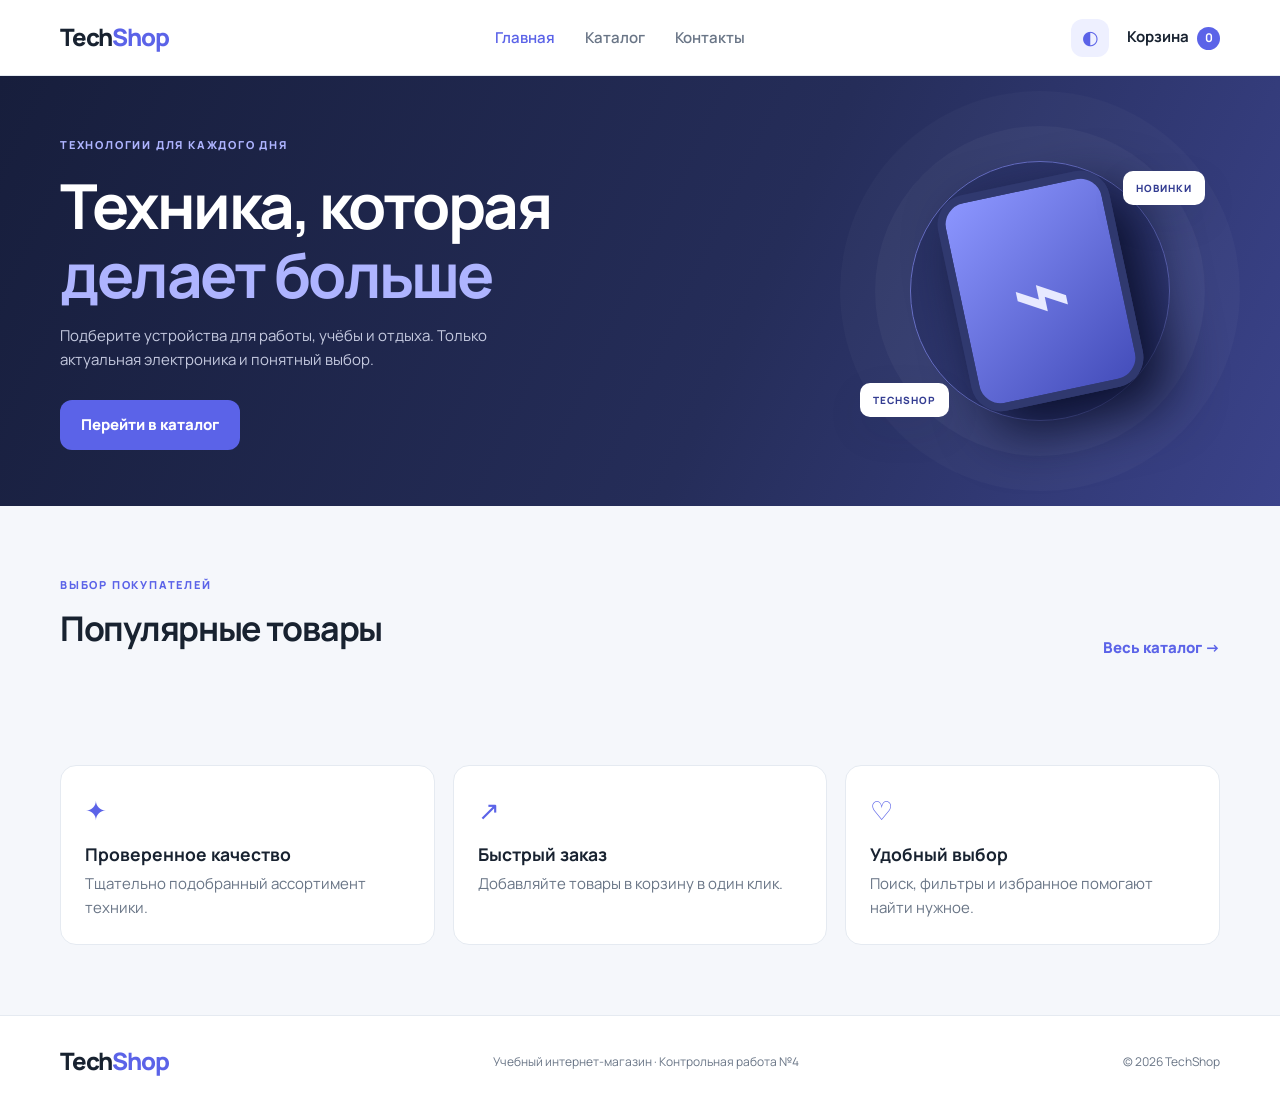
<file: index.html>
<!DOCTYPE html>
<html lang="ru">
<head>
  <meta charset="UTF-8"><meta name="viewport" content="width=device-width, initial-scale=1.0">
  <meta name="description" content="TechShop — магазин современной электроники">
  <title>TechShop — главная</title><link rel="stylesheet" href="css/style.css"><link rel="stylesheet" href="css/responsive.css">
  <script defer src="js/data.js"></script><script defer src="js/cart.js"></script><script defer src="js/main.js"></script>
</head>
<body>
<header class="site-header"><div class="container header-inner">
  <a class="logo" href="index.html">Tech<span>Shop</span></a>
  <nav class="main-nav"><a class="active" href="index.html">Главная</a><a href="catalog.html">Каталог</a><a href="contacts.html">Контакты</a></nav>
  <div class="header-actions"><button class="icon-btn theme-toggle" aria-label="Переключить тему">◐</button><a class="cart-link" href="cart.html">Корзина <span class="cart-count">0</span></a></div>
</div></header>
<main>
<section class="hero"><div class="container hero-content"><div><span class="eyebrow">ТЕХНОЛОГИИ ДЛЯ КАЖДОГО ДНЯ</span><h1>Техника, которая<br><span>делает больше</span></h1><p>Подберите устройства для работы, учёбы и отдыха. Только актуальная электроника и понятный выбор.</p><a class="btn btn-primary" href="catalog.html">Перейти в каталог</a></div><div class="hero-art"><div class="hero-orbit"></div><div class="hero-device">⌁</div><span class="floating-chip chip-one">НОВИНКИ</span><span class="floating-chip chip-two">TECHSHOP</span></div></div></section>
<section class="section container"><div class="section-heading"><div><span class="eyebrow">ВЫБОР ПОКУПАТЕЛЕЙ</span><h2>Популярные товары</h2></div><a class="text-link" href="catalog.html">Весь каталог →</a></div><div class="product-grid" id="featured-products"></div></section>
<section class="benefits container"><article><span>✦</span><h3>Проверенное качество</h3><p>Тщательно подобранный ассортимент техники.</p></article><article><span>↗</span><h3>Быстрый заказ</h3><p>Добавляйте товары в корзину в один клик.</p></article><article><span>♡</span><h3>Удобный выбор</h3><p>Поиск, фильтры и избранное помогают найти нужное.</p></article></section>
</main><footer class="site-footer"><div class="container footer-inner"><a class="logo" href="index.html">Tech<span>Shop</span></a><p>Учебный интернет-магазин · Контрольная работа №4</p><span>© 2026 TechShop</span></div></footer>
</body></html>
</file>
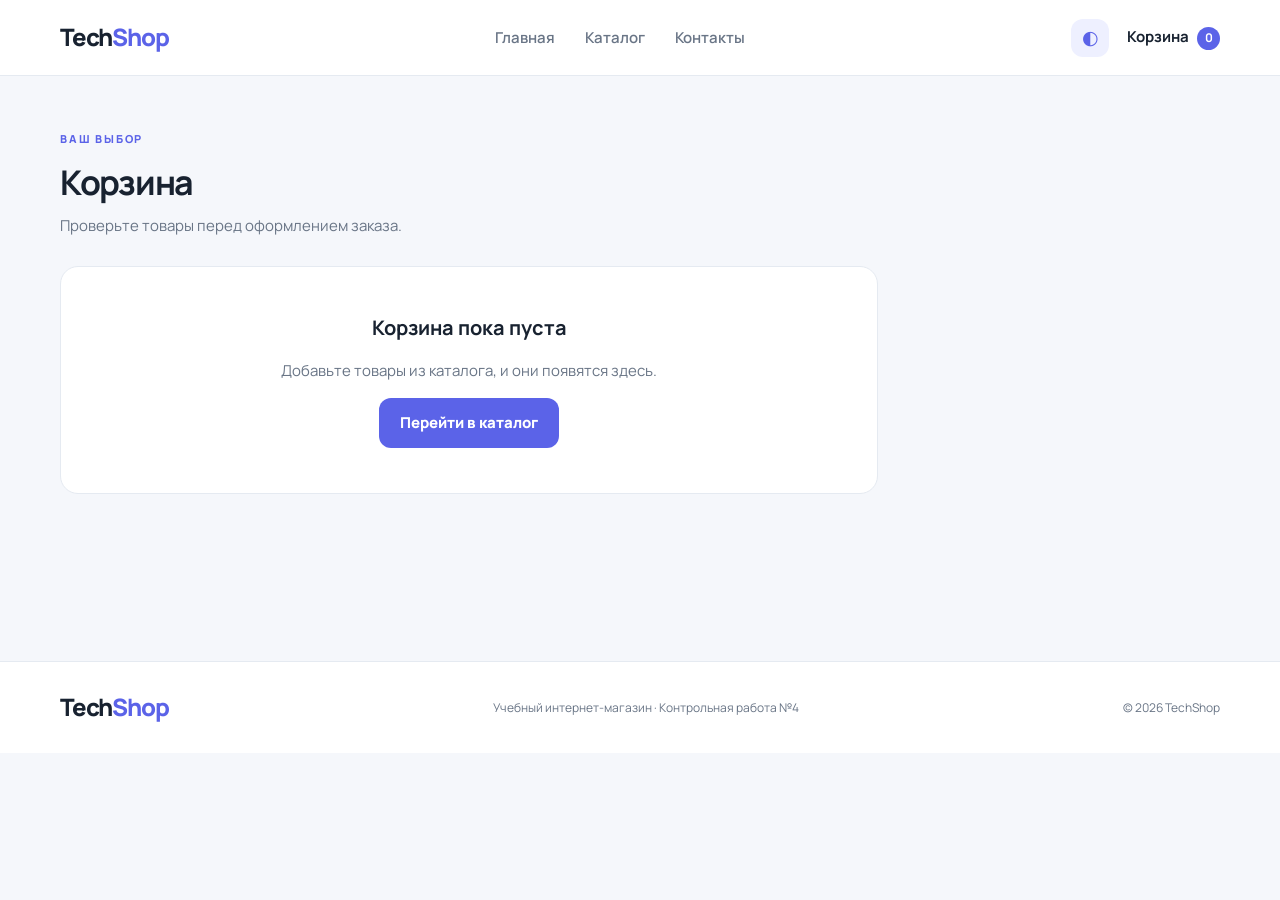
<file: cart.html>
<!DOCTYPE html><html lang="ru"><head><meta charset="UTF-8"><meta name="viewport" content="width=device-width, initial-scale=1.0"><title>Корзина — TechShop</title><link rel="stylesheet" href="css/style.css"><link rel="stylesheet" href="css/responsive.css"><script defer src="js/data.js"></script><script defer src="js/cart.js"></script><script defer src="js/main.js"></script></head><body>
<header class="site-header"><div class="container header-inner"><a class="logo" href="index.html">Tech<span>Shop</span></a><nav class="main-nav"><a href="index.html">Главная</a><a href="catalog.html">Каталог</a><a href="contacts.html">Контакты</a></nav><div class="header-actions"><button class="icon-btn theme-toggle" aria-label="Переключить тему">◐</button><a class="cart-link active" href="cart.html">Корзина <span class="cart-count">0</span></a></div></div></header>
<main class="container page-main"><div class="page-heading"><span class="eyebrow">ВАШ ВЫБОР</span><h1>Корзина</h1><p>Проверьте товары перед оформлением заказа.</p></div><div id="cart-content" class="cart-layout"></div></main><footer class="site-footer"><div class="container footer-inner"><a class="logo" href="index.html">Tech<span>Shop</span></a><p>Учебный интернет-магазин · Контрольная работа №4</p><span>© 2026 TechShop</span></div></footer></body></html>
</file>
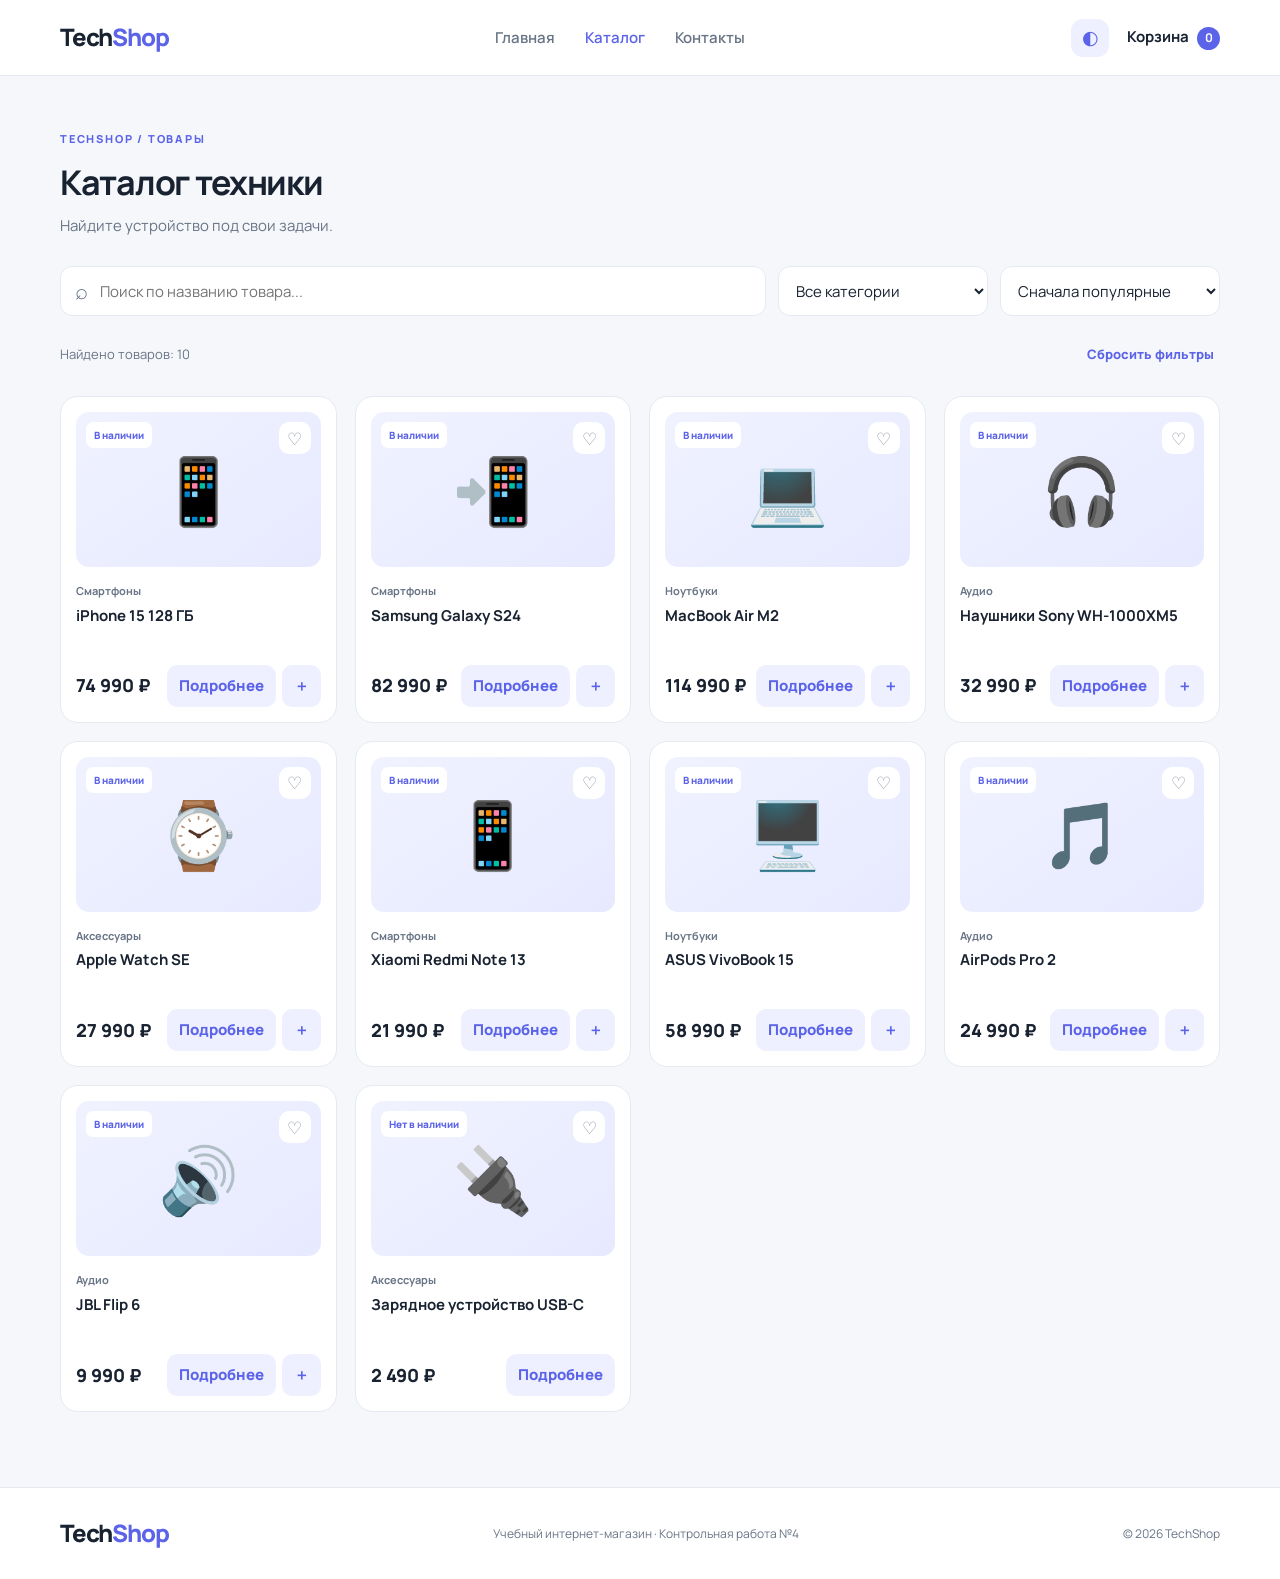
<file: catalog.html>
<!DOCTYPE html>
<html lang="ru"><head><meta charset="UTF-8"><meta name="viewport" content="width=device-width, initial-scale=1.0"><title>Каталог — TechShop</title><link rel="stylesheet" href="css/style.css"><link rel="stylesheet" href="css/responsive.css"><script defer src="js/data.js"></script><script defer src="js/cart.js"></script><script defer src="js/catalog.js"></script><script defer src="js/main.js"></script></head>
<body><header class="site-header"><div class="container header-inner"><a class="logo" href="index.html">Tech<span>Shop</span></a><nav class="main-nav"><a href="index.html">Главная</a><a class="active" href="catalog.html">Каталог</a><a href="contacts.html">Контакты</a></nav><div class="header-actions"><button class="icon-btn theme-toggle" aria-label="Переключить тему">◐</button><a class="cart-link" href="cart.html">Корзина <span class="cart-count">0</span></a></div></div></header>
<main class="container page-main"><div class="page-heading"><span class="eyebrow">TECHSHOP / ТОВАРЫ</span><h1>Каталог техники</h1><p>Найдите устройство под свои задачи.</p></div>
<div class="catalog-toolbar"><label class="search-box"><span>⌕</span><input id="search-input" type="search" placeholder="Поиск по названию товара..." aria-label="Поиск по названию"></label><select id="category-filter" aria-label="Фильтр по категории"><option value="all">Все категории</option><option value="Смартфоны">Смартфоны</option><option value="Ноутбуки">Ноутбуки</option><option value="Аудио">Аудио</option><option value="Аксессуары">Аксессуары</option></select><select id="sort-select" aria-label="Сортировка"><option value="default">Сначала популярные</option><option value="price-asc">Сначала дешевле</option><option value="price-desc">Сначала дороже</option><option value="title-asc">По названию А–Я</option></select></div>
<div class="catalog-meta"><p id="products-count" aria-live="polite">Найдено товаров: 0</p><button class="text-button" id="reset-filters">Сбросить фильтры</button></div><div class="product-grid" id="catalog-products"></div><div id="empty-state" class="empty-state" hidden><div class="empty-icon">⌕</div><h2>Ничего не найдено</h2><p>Попробуйте изменить поисковый запрос или сбросить фильтры.</p><button class="btn btn-primary" id="empty-reset">Показать все товары</button></div>
</main><footer class="site-footer"><div class="container footer-inner"><a class="logo" href="index.html">Tech<span>Shop</span></a><p>Учебный интернет-магазин · Контрольная работа №4</p><span>© 2026 TechShop</span></div></footer></body></html>
</file>
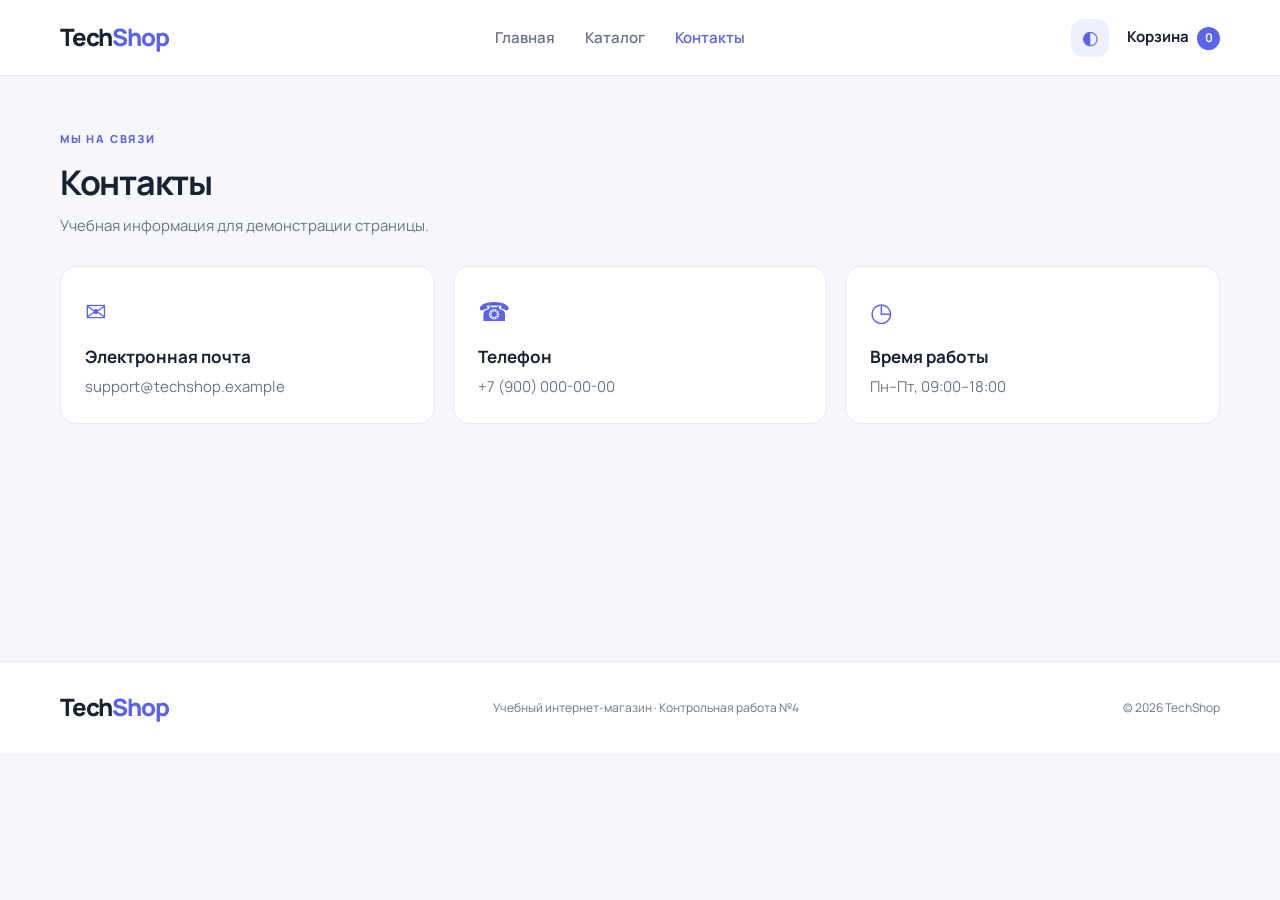
<file: contacts.html>
<!DOCTYPE html><html lang="ru"><head><meta charset="UTF-8"><meta name="viewport" content="width=device-width, initial-scale=1.0"><title>Контакты — TechShop</title><link rel="stylesheet" href="css/style.css"><link rel="stylesheet" href="css/responsive.css"><script defer src="js/cart.js"></script><script defer src="js/main.js"></script></head><body><header class="site-header"><div class="container header-inner"><a class="logo" href="index.html">Tech<span>Shop</span></a><nav class="main-nav"><a href="index.html">Главная</a><a href="catalog.html">Каталог</a><a class="active" href="contacts.html">Контакты</a></nav><div class="header-actions"><button class="icon-btn theme-toggle" aria-label="Переключить тему">◐</button><a class="cart-link" href="cart.html">Корзина <span class="cart-count">0</span></a></div></div></header><main class="container page-main"><div class="page-heading"><span class="eyebrow">МЫ НА СВЯЗИ</span><h1>Контакты</h1><p>Учебная информация для демонстрации страницы.</p></div><div class="contact-grid"><article class="contact-card"><span>✉</span><h2>Электронная почта</h2><p>support@techshop.example</p></article><article class="contact-card"><span>☎</span><h2>Телефон</h2><p>+7 (900) 000-00-00</p></article><article class="contact-card"><span>◷</span><h2>Время работы</h2><p>Пн–Пт, 09:00–18:00</p></article></div></main><footer class="site-footer"><div class="container footer-inner"><a class="logo" href="index.html">Tech<span>Shop</span></a><p>Учебный интернет-магазин · Контрольная работа №4</p><span>© 2026 TechShop</span></div></footer></body></html>
</file>
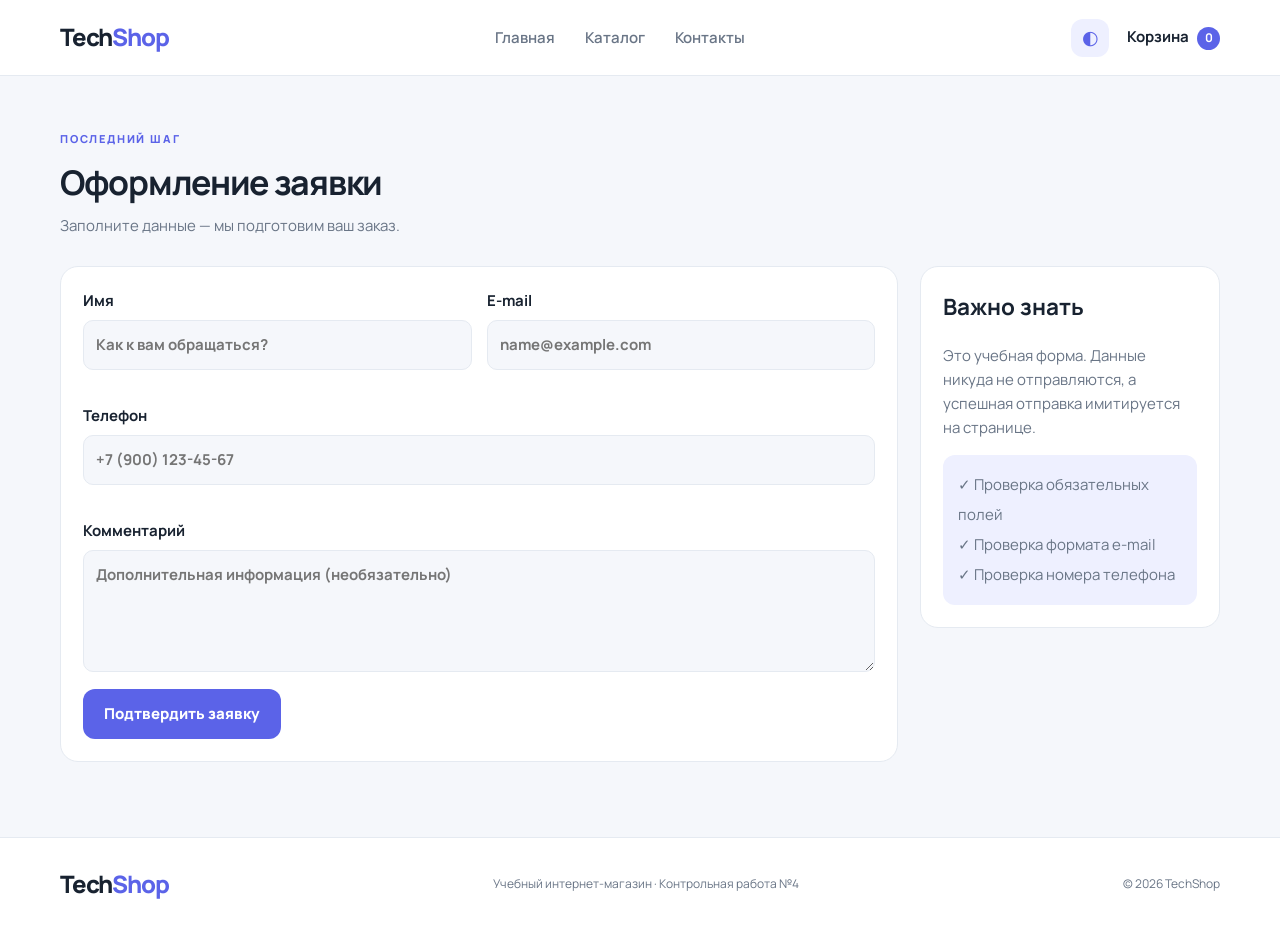
<file: order.html>
<!DOCTYPE html><html lang="ru"><head><meta charset="UTF-8"><meta name="viewport" content="width=device-width, initial-scale=1.0"><title>Оформление заказа — TechShop</title><link rel="stylesheet" href="css/style.css"><link rel="stylesheet" href="css/responsive.css"><script defer src="js/data.js"></script><script defer src="js/cart.js"></script><script defer src="js/validation.js"></script><script defer src="js/main.js"></script></head><body>
<header class="site-header"><div class="container header-inner"><a class="logo" href="index.html">Tech<span>Shop</span></a><nav class="main-nav"><a href="index.html">Главная</a><a href="catalog.html">Каталог</a><a href="contacts.html">Контакты</a></nav><div class="header-actions"><button class="icon-btn theme-toggle" aria-label="Переключить тему">◐</button><a class="cart-link" href="cart.html">Корзина <span class="cart-count">0</span></a></div></div></header>
<main class="container page-main"><div class="page-heading"><span class="eyebrow">ПОСЛЕДНИЙ ШАГ</span><h1>Оформление заявки</h1><p>Заполните данные — мы подготовим ваш заказ.</p></div><div class="form-layout"><form id="order-form" class="form-card" novalidate><div class="form-row"><label>Имя<input type="text" id="customer-name" placeholder="Как к вам обращаться?" autocomplete="name"><small class="field-error" id="name-error"></small></label><label>E-mail<input type="email" id="customer-email" placeholder="name@example.com" autocomplete="email"><small class="field-error" id="email-error"></small></label></div><label>Телефон<input type="tel" id="customer-phone" placeholder="+7 (900) 123-45-67" autocomplete="tel"><small class="field-error" id="phone-error"></small></label><label>Комментарий<textarea id="customer-comment" rows="4" placeholder="Дополнительная информация (необязательно)"></textarea></label><div id="form-message" class="form-message" role="status" aria-live="polite"></div><button class="btn btn-primary" type="submit">Подтвердить заявку</button></form><aside class="order-aside"><h2>Важно знать</h2><p>Это учебная форма. Данные никуда не отправляются, а успешная отправка имитируется на странице.</p><div class="aside-note">✓ Проверка обязательных полей<br>✓ Проверка формата e-mail<br>✓ Проверка номера телефона</div></aside></div></main><footer class="site-footer"><div class="container footer-inner"><a class="logo" href="index.html">Tech<span>Shop</span></a><p>Учебный интернет-магазин · Контрольная работа №4</p><span>© 2026 TechShop</span></div></footer></body></html>
</file>
<file: css/style.css>
@import url('https://fonts.googleapis.com/css2?family=Manrope:wght@400;500;600;700;800&display=swap');
:root{--bg:#f5f7fb;--surface:#fff;--text:#182230;--muted:#697586;--line:#e5eaf1;--accent:#5b63e8;--accent-dark:#454dcc;--soft:#eef0ff;--shadow:0 14px 40px rgba(26,39,68,.08)}
*{box-sizing:border-box}html{scroll-behavior:smooth}body{margin:0;background:var(--bg);color:var(--text);font-family:Manrope,Arial,sans-serif;font-size:15px;line-height:1.6}a{color:inherit;text-decoration:none}button,input,select,textarea{font:inherit}.container{width:min(1160px,calc(100% - 40px));margin:0 auto}.site-header{height:76px;background:var(--surface);border-bottom:1px solid var(--line);position:sticky;top:0;z-index:10}.header-inner,.header-actions,.main-nav,.footer-inner{display:flex;align-items:center}.header-inner{height:100%;justify-content:space-between}.logo{font-size:24px;font-weight:800;letter-spacing:-1.2px}.logo span{color:var(--accent)}.main-nav{gap:30px;color:var(--muted);font-weight:600}.main-nav a:hover,.main-nav a.active{color:var(--accent)}.header-actions{gap:18px}.icon-btn{border:0;background:var(--soft);color:var(--accent);width:38px;height:38px;border-radius:12px;cursor:pointer;font-size:19px}.cart-link{font-weight:700}.cart-count{display:inline-grid;place-items:center;min-width:23px;height:23px;padding:0 6px;background:var(--accent);color:#fff;border-radius:20px;font-size:12px;margin-left:5px}
.hero{background:linear-gradient(115deg,#171e3c,#252d59 58%,#3b438b);color:white;overflow:hidden}.hero-content{min-height:430px;display:flex;align-items:center;justify-content:space-between;padding-top:55px;padding-bottom:55px}.hero h1{font-size:clamp(38px,5vw,62px);line-height:1.12;letter-spacing:-2.5px;margin:15px 0}.hero h1 span{color:#aeb4ff}.hero p{max-width:490px;color:#c4c9df;margin:0 0 28px}.eyebrow{font-size:11px;font-weight:800;letter-spacing:1.8px;color:var(--accent)}.hero .eyebrow{color:#aeb4ff}.hero-art{width:360px;height:300px;position:relative;display:grid;place-items:center}.hero-orbit{position:absolute;width:260px;height:260px;border:1px solid #6971c6;border-radius:50%;box-shadow:0 0 0 35px rgba(255,255,255,.035),0 0 0 70px rgba(255,255,255,.025)}.hero-device{width:175px;height:220px;border-radius:30px;background:linear-gradient(145deg,#8c96ff,#444dba);box-shadow:20px 25px 55px #0b102d;display:grid;place-items:center;font-size:100px;color:#e7e9ff;transform:rotate(-12deg);border:8px solid #30396f}.floating-chip{position:absolute;background:#fff;color:#343d92;border-radius:10px;padding:9px 13px;font-size:10px;font-weight:800;letter-spacing:1px;box-shadow:var(--shadow)}.chip-one{top:30px;right:15px}.chip-two{bottom:24px;left:0}
.btn{display:inline-flex;justify-content:center;align-items:center;border:0;border-radius:12px;padding:13px 21px;font-weight:800;cursor:pointer;transition:.2s}.btn-primary{background:var(--accent);color:#fff}.btn-primary:hover{background:var(--accent-dark);transform:translateY(-1px)}.btn-outline{background:transparent;border:1px solid var(--line);color:var(--text)}.section{padding-top:66px;padding-bottom:50px}.section-heading{display:flex;justify-content:space-between;align-items:end;margin-bottom:25px}.section-heading h2,.page-heading h1{font-size:34px;letter-spacing:-1.3px;margin:5px 0}.text-link,.text-button{color:var(--accent);font-weight:800}.text-button{border:0;background:none;cursor:pointer}.product-grid{display:grid;grid-template-columns:repeat(4,minmax(0,1fr));gap:18px}.product-card{background:var(--surface);border:1px solid var(--line);border-radius:18px;padding:15px;transition:.2s;min-width:0}.product-card:hover{transform:translateY(-4px);box-shadow:var(--shadow)}.product-visual{height:155px;border-radius:13px;background:linear-gradient(145deg,#f0f2ff,#e7eaff);display:grid;place-items:center;font-size:65px;position:relative;margin-bottom:15px}.product-visual .product-badge{position:absolute;top:10px;left:10px;background:#fff;color:var(--accent);font-size:10px;font-weight:800;padding:5px 8px;border-radius:7px}.product-category{font-size:11px;color:var(--muted);font-weight:700}.product-card h3{font-size:15px;margin:5px 0 12px;min-height:48px;line-height:1.5}.product-bottom{display:flex;justify-content:space-between;align-items:center;gap:8px}.price{font-size:18px;font-weight:800;white-space:nowrap}.add-btn,.favorite-btn{border:0;cursor:pointer;border-radius:10px}.add-btn{background:var(--soft);color:var(--accent);padding:9px 12px;font-weight:800}.add-btn:hover{background:var(--accent);color:white}.favorite-btn{position:absolute;right:10px;top:10px;background:#fff;width:32px;height:32px;color:#8b93a3;font-size:17px}.favorite-btn.is-favorite{color:#e44d79}
.benefits{display:grid;grid-template-columns:repeat(3,1fr);gap:18px;padding:30px 0 70px}.benefits article,.contact-card{background:var(--surface);border:1px solid var(--line);border-radius:16px;padding:24px}.benefits article>span,.contact-card>span{font-size:26px;color:var(--accent)}.benefits h3{margin:8px 0 4px}.benefits p,.contact-card p{color:var(--muted);margin:0}.site-footer{background:var(--surface);border-top:1px solid var(--line);padding:24px 0}.footer-inner{justify-content:space-between;gap:15px}.footer-inner p,.footer-inner>span{font-size:12px;color:var(--muted)}
.page-main{min-height:65vh;padding-top:50px;padding-bottom:75px}.page-heading{margin-bottom:28px}.page-heading p{margin:0;color:var(--muted)}.catalog-toolbar{display:grid;grid-template-columns:1fr 210px 220px;gap:12px;margin:25px 0 15px}.search-box{display:flex;align-items:center;gap:10px;background:var(--surface);border:1px solid var(--line);border-radius:12px;padding:0 14px}.search-box span{font-size:22px;color:var(--muted)}.search-box input{border:0;outline:0;background:transparent;width:100%;height:48px;color:var(--text)}select,input,textarea{color:var(--text)}select{background:var(--surface);border:1px solid var(--line);border-radius:12px;padding:0 13px;min-height:48px}.catalog-meta{display:flex;justify-content:space-between;align-items:center;color:var(--muted);font-size:13px;margin-bottom:18px}.empty-state{text-align:center;padding:60px 20px;background:var(--surface);border:1px dashed var(--line);border-radius:18px}.empty-icon{font-size:48px;color:var(--accent)}.empty-state h2{margin:5px}.empty-state p{color:var(--muted)}
.product-detail{display:grid;grid-template-columns:1fr 1fr;gap:45px;align-items:center}.detail-visual{min-height:390px;background:linear-gradient(145deg,#eef0ff,#dfe3ff);border-radius:25px;display:grid;place-items:center;font-size:150px}.detail-info h1{font-size:38px;line-height:1.2;letter-spacing:-1.5px}.detail-info p{color:var(--muted)}.detail-info .price{font-size:28px;margin:20px 0}.detail-actions{display:flex;gap:12px;align-items:center}.back-link{color:var(--accent);font-weight:800}
.cart-layout{display:grid;grid-template-columns:1fr 320px;gap:22px;align-items:start}.cart-items,.summary-card,.form-card,.order-aside{background:var(--surface);border:1px solid var(--line);border-radius:18px;padding:22px}.cart-item{display:grid;grid-template-columns:74px 1fr auto auto;gap:15px;align-items:center;padding:13px 0;border-bottom:1px solid var(--line)}.cart-item:last-child{border-bottom:0}.cart-thumb{width:74px;height:74px;border-radius:13px;background:var(--soft);display:grid;place-items:center;font-size:35px}.cart-item h3{margin:0;font-size:14px}.cart-item p{margin:3px 0;color:var(--muted);font-size:12px}.quantity-control{display:flex;align-items:center;gap:10px}.quantity-control button,.remove-btn{border:1px solid var(--line);background:var(--surface);border-radius:8px;padding:5px 9px;cursor:pointer;color:var(--text)}.remove-btn{color:#d34d6d}.summary-card h2,.order-aside h2{margin-top:0}.summary-line{display:flex;justify-content:space-between;margin:12px 0;color:var(--muted)}.summary-total{border-top:1px solid var(--line);padding-top:15px;color:var(--text);font-weight:800;font-size:18px}.promo-row{display:flex;gap:7px;margin:18px 0}.promo-row input{min-width:0;width:100%;border:1px solid var(--line);border-radius:9px;padding:9px;background:var(--surface)}.promo-hint{font-size:12px;color:var(--muted);min-height:20px}.cart-empty{text-align:center;padding:45px 15px;color:var(--muted)}.cart-empty strong{display:block;color:var(--text);font-size:20px}
.form-layout{display:grid;grid-template-columns:1fr 300px;gap:22px;align-items:start}.form-card label{display:block;font-weight:700;margin-bottom:17px}.form-card input,.form-card textarea{display:block;width:100%;margin-top:7px;border:1px solid var(--line);background:var(--bg);border-radius:10px;padding:12px;outline:none}.form-card input:focus,.form-card textarea:focus{border-color:var(--accent)}.form-row{display:grid;grid-template-columns:1fr 1fr;gap:15px}.field-error{display:block;color:#d34d6d;font-size:12px;min-height:17px;font-weight:500}.form-message{padding:0;margin:0 0 12px;border-radius:10px;font-size:13px}.form-message.success,.form-message.error{padding:12px}.form-message.success{background:#e8f8ef;color:#167444}.form-message.error{background:#fff0f2;color:#b52f4f}.order-aside p,.aside-note{color:var(--muted)}.aside-note{background:var(--soft);padding:15px;border-radius:12px;line-height:2}
.contact-grid{display:grid;grid-template-columns:repeat(3,1fr);gap:18px}.contact-card h2{font-size:17px;margin:10px 0 5px}
body.dark{--bg:#111522;--surface:#1b2232;--text:#edf0fa;--muted:#a2abc0;--line:#30394d;--soft:#292f50;--shadow:0 14px 40px rgba(0,0,0,.22)}body.dark .product-visual,body.dark .detail-visual{background:linear-gradient(145deg,#292f50,#242b43)}body.dark .hero{background:linear-gradient(115deg,#0c1020,#1c2449 58%,#303878)}body.dark .cart-thumb{background:var(--soft)}
[hidden]{display:none!important}
</file>
<file: css/responsive.css>
@media(max-width:900px){.product-grid{grid-template-columns:repeat(2,minmax(0,1fr))}.hero-art{width:280px}.catalog-toolbar{grid-template-columns:1fr 1fr}.search-box{grid-column:1/-1}.cart-layout,.form-layout{grid-template-columns:1fr}.summary-card{order:-1}}
@media(max-width:620px){.container{width:min(100% - 28px,1160px)}.site-header{height:auto;min-height:70px}.header-inner{flex-wrap:wrap;padding:12px 0;gap:10px}.main-nav{order:3;width:100%;justify-content:center;gap:22px;font-size:13px}.header-actions{gap:10px}.hero-content{min-height:0;padding-top:55px;padding-bottom:35px}.hero-art{display:none}.hero h1{font-size:42px}.section{padding-top:45px}.section-heading{align-items:start;gap:10px}.section-heading h2,.page-heading h1{font-size:28px}.product-grid{gap:11px}.product-card{padding:10px}.product-visual{height:115px;font-size:48px}.product-card h3{font-size:13px;min-height:58px}.product-bottom{align-items:start;flex-direction:column}.price{font-size:16px}.add-btn{width:100%}.benefits,.contact-grid{grid-template-columns:1fr}.footer-inner{flex-direction:column;text-align:center}.catalog-toolbar{grid-template-columns:1fr}.search-box{grid-column:auto}.product-detail{grid-template-columns:1fr;gap:20px}.detail-visual{min-height:260px;font-size:110px}.detail-info h1{font-size:30px}.cart-item{grid-template-columns:55px 1fr auto;gap:9px}.cart-thumb{width:55px;height:55px;font-size:27px}.cart-item .quantity-control{grid-column:2}.cart-item .remove-btn{grid-column:3;grid-row:1}.form-row{grid-template-columns:1fr;gap:0}.page-main{padding-top:35px}.cart-items,.summary-card,.form-card,.order-aside{padding:16px}}
</file>
